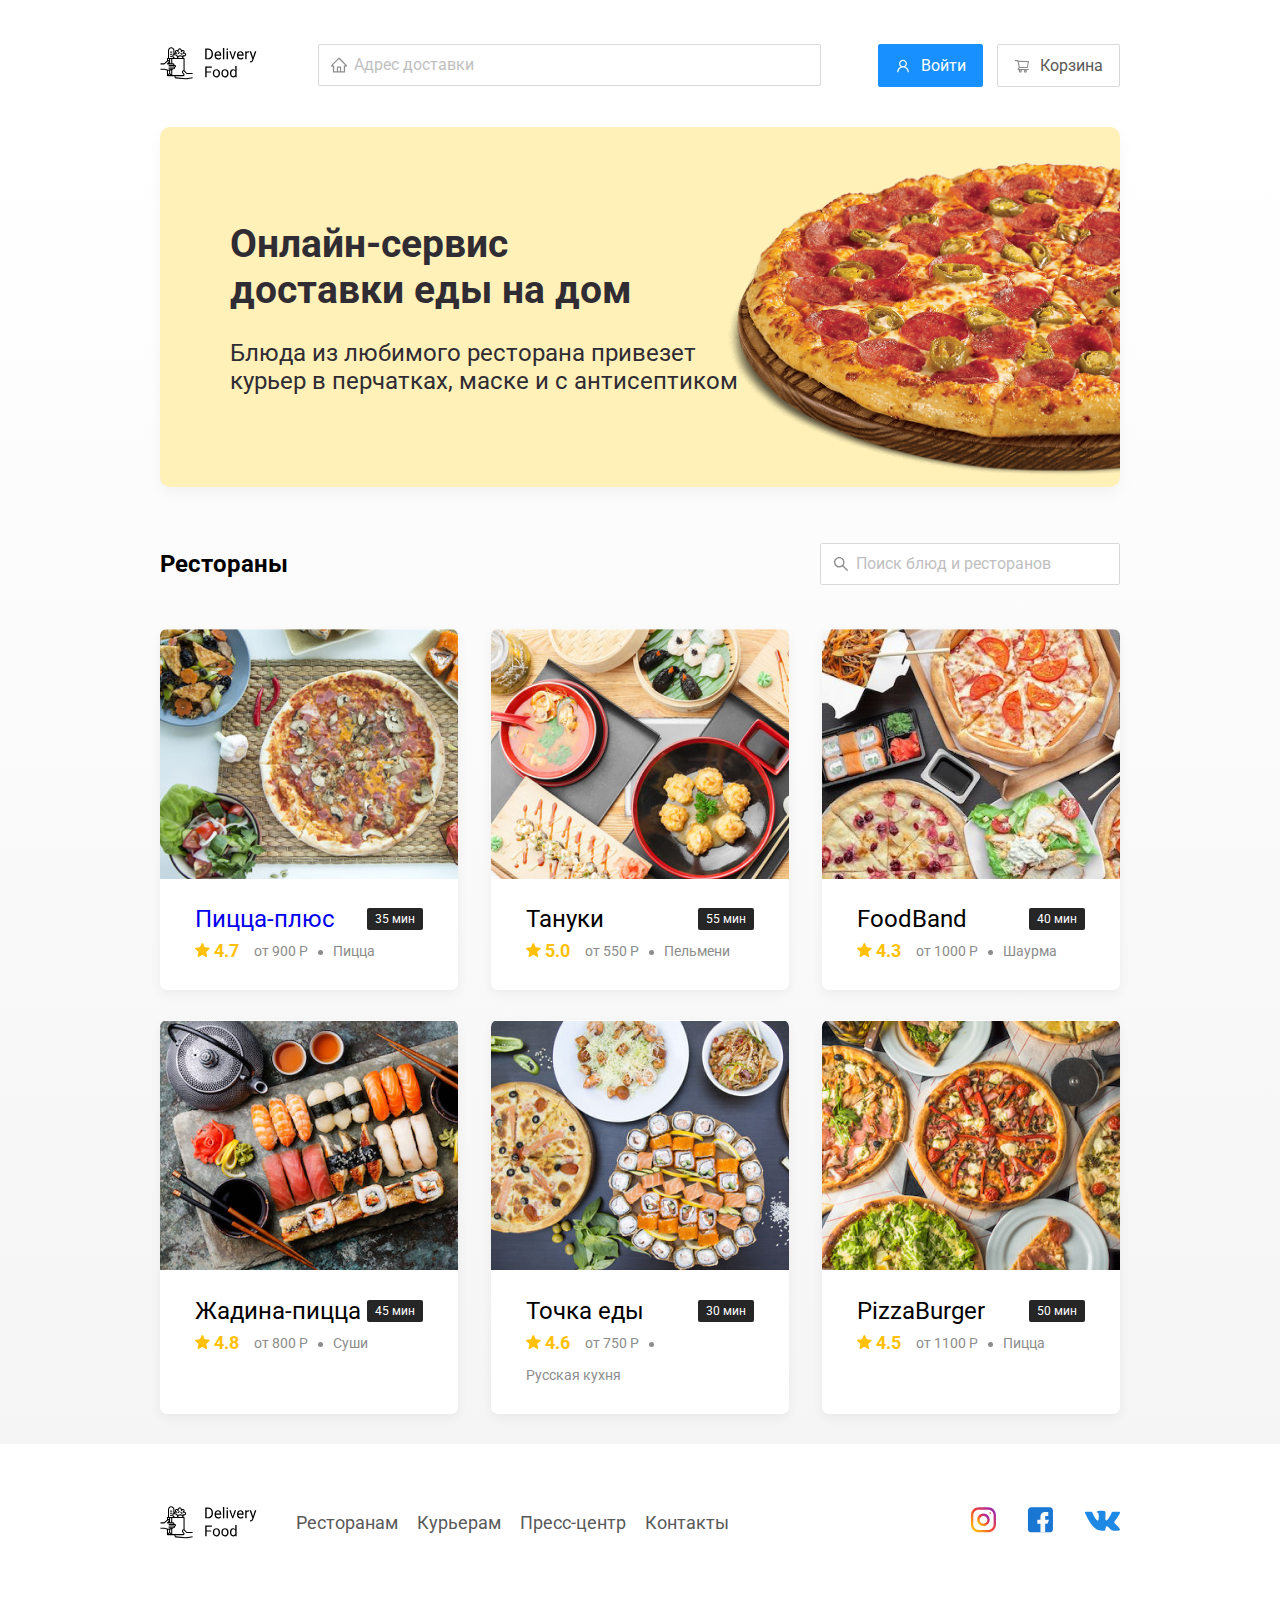
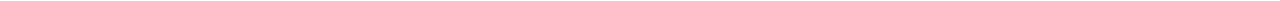
<file: index.html>
<!DOCTYPE html>
<html lang="ru">

<head>
  <meta charset="UTF-8">
  <meta name="viewport" content="width=device-width, initial-scale=1.0">
  <link rel="icon" href="images\favicon.ico" type="image/x-icon">
  <link rel="stylesheet" href="css\normalize.css">
  <link rel="stylesheet" href="css/style.css">
  <link href="https://fonts.googleapis.com/css2?family=Roboto:wght@300;400;700&display=swap" rel="stylesheet">
  <link
    rel="stylesheet"
    href="https://cdnjs.cloudflare.com/ajax/libs/animate.css/4.1.1/animate.min.css"
  />
  <title>Delivery Food - доставка еды на дом</title>
</head>

<body>
  <div class="container">
    <header class="header">
      <a href="index.html" class="logo animate__animated animate__bounce"><img src="images/logo.svg" alt="Logo" /></a>
      <input type="text" class="input input-address" placeholder="Адрес доставки">
      <div class="buttons">
        <button class="button button-primary">
          <img src="images/user.svg" alt="User" class="button-icon" />
          <span class="button-text">Войти</span>
        </button>
        <button class="button button-bag">
          <img src="images/shopping-cart.svg" alt="User" class="button-icon" />
          <span class="button-text">Корзина</span>
        </button>
      </div>
    </header>
  </div>
  <!-- Container -->

  <main class="main">
    <div class="container">
      <section class="promo">
        <h1 class="promo-title">Онлайн-сервис<br />доставки еды на дом</h1>
        <p class="promo-text">Блюда из любимого ресторана привезет курьер в перчатках, маске и с антисептиком</p>
      </section>
      <section class="restaurants">
        <div class="section-heading">
          <h2 class="section-title">Рестораны</h2>
          <input type="text" class="input input-search" placeholder="Поиск блюд и ресторанов">
        </div>
        <div class="cards">

          <a href="restaurant.html" class="card">
            <img src="images\pizza-pluse.jpg" alt="pizza-pluse" class="card-image" />
            <div class="card-text">
              <div class="card-heading">
                <h3 class="card-title">Пицца-плюс</h3>
                <span class="card-tag tag">35 мин</span>
              </div>
              <!-- /.card-heading -->
              <div class="card-info">
                <div class="rating">
                  <img src="images\star-fill.svg" alt="star-rating">
                  4.7
                </div>
                <div class="price">от 900 Р</div>
                <div class="category">Пицца</div>
              </div>
            </div>
          </a>
          <!-- /.card -->
    
          <div class="card">
            <img src="images\tanuki.jpg" alt="tanuki" class="card-image" />
            <div class="card-text">
              <div class="card-heading">
                <h3 class="card-title">Тануки</h3>
                <span class="card-tag tag">55 мин</span>
              </div>
              <!-- /.card-heading -->
              <div class="card-info">
                <div class="rating">
                  <img src="images\star-fill.svg" alt="star-rating">
                  5.0
                </div>
                <div class="price">от 550 Р</div>
                <div class="category">Пельмени</div>
              </div>
            </div>
          </div>
          <!-- /.card -->
    
          <div class="card">
            <img src="images\foodband.jpg" alt="foodband" class="card-image" />
            <div class="card-text">
              <div class="card-heading">
                <h3 class="card-title">FoodBand</h3>
                <span class="card-tag tag">40 мин</span>
              </div>
              <!-- /.card-heading -->
              <div class="card-info">
                <div class="rating">
                  <img src="images\star-fill.svg" alt="star-rating">
                  4.3
                </div>
                <div class="price">от 1000 Р</div>
                <div class="category">Шаурма</div>
              </div>
            </div>
          </div>
          <!-- /.card -->
    
          <div class="card">
            <img src="images\jadina-pizza.jpg" alt="jadina-pizza" class="card-image" />
            <div class="card-text">
              <div class="card-heading">
                <h3 class="card-title">Жадина-пицца</h3>
                <span class="card-tag tag">45 мин</span>
              </div>
              <!-- /.card-heading -->
              <div class="card-info">
                <div class="rating">
                  <img src="images\star-fill.svg" alt="star-rating">
                  4.8
                </div>
                <div class="price">от 800 Р</div>
                <div class="category">Суши</div>
              </div>
            </div>
          </div>
          <!-- /.card -->
    
          <div class="card">
            <img src="images\tochka-edi.jpg" alt="tochka-edi" class="card-image" />
            <div class="card-text">
              <div class="card-heading">
                <h3 class="card-title">Точка еды</h3>
                <span class="card-tag tag">30 мин</span>
              </div>
              <!-- /.card-heading -->
              <div class="card-info">
                <div class="rating">
                  <img src="images\star-fill.svg" alt="star-rating">
                  4.6
                </div>
                <div class="price">от 750 Р</div>
                <div class="category">Русская кухня</div>
              </div>
            </div>
          </div>
          <!-- /.card -->
    
          <div class="card">
            <img src="images\pizza-burg.jpg" alt="pizza-burg" class="card-image" />
            <div class="card-text">
              <div class="card-heading">
                <h3 class="card-title">PizzaBurger</h3>
                <span class="card-tag tag">50 мин</span>
              </div>
              <!-- /.card-heading -->
              <div class="card-info">
                <div class="rating">
                  <img src="images\star-fill.svg" alt="star-rating">
                  4.5
                </div>
                <div class="price">от 1100 Р</div>
                <div class="category">Пицца</div>
              </div>
            </div>
          </div>
          <!-- /.card -->
        </div>
        <!-- /.cards -->
      </section>
    </div>
  </main>

  <footer class="footer">
    <div class="container">
      <div class="footer-block">
        <img src="images\logo.svg" alt="Logo" class="footer-logo">
        <nav class="footer-nav">
          <a href="#" class="footer-link">Ресторанам</a>
          <a href="#" class="footer-link">Курьерам</a>
          <a href="#" class="footer-link">Пресс-центр</a>
          <a href="#" class="footer-link">Контакты</a>
        </nav>
        <div class="social-links">
          <a href="#" class="social-link"><img src="images\instagram.svg" alt="instagram"></a>
          <a href="#" class="social-link"><img src="images\facebook.svg" alt="facebook"></a>
          <a href="#" class="social-link"><img src="images\vk.svg" alt="vk"></a>
        </div>
      </div>
    </div>
  </footer>

</body>

</html>
</file>
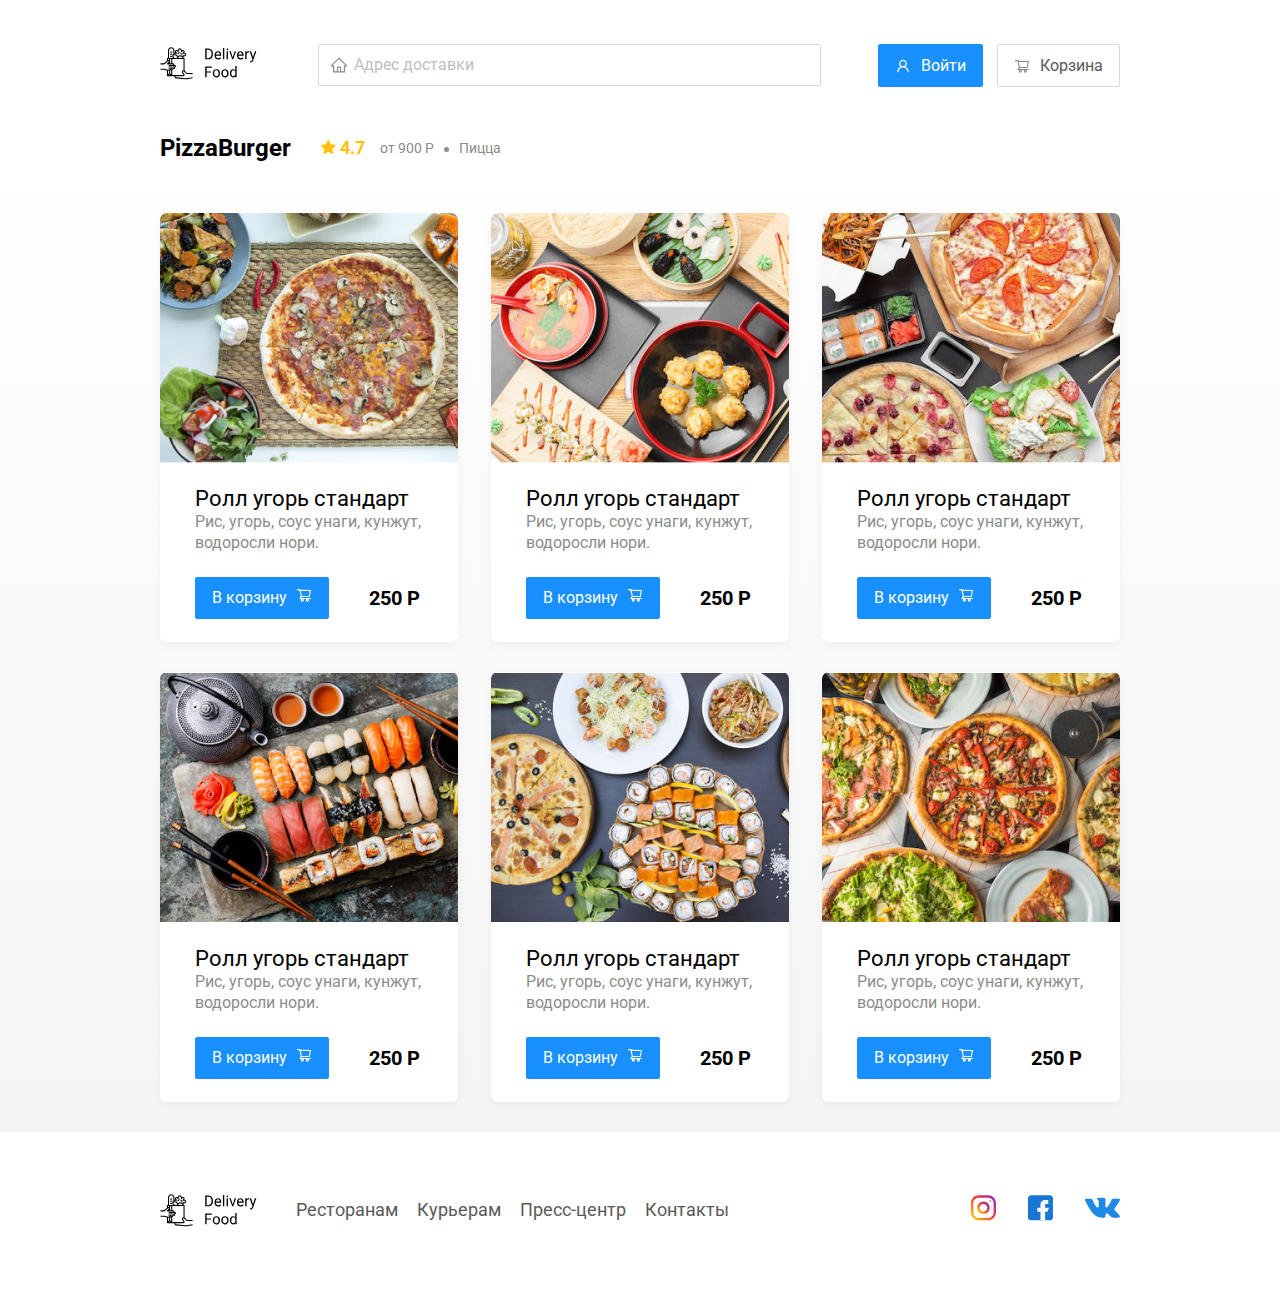
<file: restaurant.html>
<!DOCTYPE html>
<html lang="ru">

<head>
  <meta charset="UTF-8">
  <meta name="viewport" content="width=device-width, initial-scale=1.0">
  <link rel="icon" href="images\favicon.ico" type="image/x-icon">
  <link rel="stylesheet" href="css\normalize.css">
  <link rel="stylesheet" href="css/style.css">
  <link href="https://fonts.googleapis.com/css2?family=Roboto:wght@300;400;700&display=swap" rel="stylesheet">
  <link rel="stylesheet" href="css\animate.css">
  <!-- <link
    rel="stylesheet"
    href="https://cdnjs.cloudflare.com/ajax/libs/animate.css/4.1.1/animate.min.css"
  /> -->
  <script src="scripts/wow.js"></script>
  <title>PizzaBurger - доставка еды на дом</title>
</head>

<body>
  <div class="container">
    <header class="header">
      <a href="index.html" class="logo"><img src="images/logo.svg" alt="Logo" /></a>
      <input type="text" class="input input-address" placeholder="Адрес доставки">
      <div class="buttons">
        <button class="button button-primary">
          <img src="images/user.svg" alt="User" class="button-icon" />
          <span class="button-text">Войти</span>
        </button>
        <button class="button button-bag">
          <img src="images/shopping-cart.svg" alt="User" class="button-icon" />
          <span class="button-text">Корзина</span>
        </button>
      </div>
    </header>
  </div>
  <!-- Container -->

  <main class="main">
    <div class="container">
      
      <section class="restaurants">
        <div class="section-heading">
          <h2 class="section-title">PizzaBurger</h2>
          <div class="card-info">
            <div class="rating">
              <img src="images\star-fill.svg" alt="star-rating">
              4.7
            </div>
            <div class="price">от 900 Р</div>
            <div class="category">Пицца</div>
          </div>
        </div>
        <div class="cards">

          <div class="card wow animate__animated animate__fadeInUp">
            <img src="images\pizza-pluse.jpg" alt="pizza-pluse" class="card-image" />
            <div class="card-text">
              <div class="card-heading">
                <h2 class="card-title card-title-reg">Ролл угорь стандарт</h2>
              </div>
              <!-- /.card-heading -->
              <div class="card-info">
                <div class="ingredients">Рис, угорь, соус унаги, кунжут, водоросли нори.</div>
              </div>
              <div class="card-buttons">
                <button class="button button-primary">
                  <span class="button-card-text">В корзину</span>
                  <img src="images/shopping-cart-white.svg" alt="shopping-cart" class="card-button-image">
                </button>
                <strong class="card-price-bold">
                  250 Р
                </strong>
              </div>
            </div>
          </div>
          <!-- /.card -->
    
          <div class="card wow animate__animated animate__fadeInUp">
            <img src="images\tanuki.jpg" alt="tanuki" class="card-image" />
            <div class="card-text">
              <div class="card-heading">
                <h2 class="card-title card-title-reg">Ролл угорь стандарт</h2>
              </div>
              <!-- /.card-heading -->
              <div class="card-info">
                <div class="ingredients">Рис, угорь, соус унаги, кунжут, водоросли нори.</div>
              </div>
              <div class="card-buttons">
                <button class="button button-primary">
                  <span class="button-card-text">В корзину</span>
                  <img src="images/shopping-cart-white.svg" alt="shopping-cart" class="card-button-image">
                </button>
                <strong class="card-price-bold">
                  250 Р
                </strong>
              </div>
            </div>
          </div>
          <!-- /.card -->
    
          <div class="card wow animate__animated animate__fadeInUp">
            <img src="images\foodband.jpg" alt="foodband" class="card-image" />
            <div class="card-text">
              <div class="card-heading">
                <h2 class="card-title card-title-reg">Ролл угорь стандарт</h2>
              </div>
              <!-- /.card-heading -->
              <div class="card-info">
                <div class="ingredients">Рис, угорь, соус унаги, кунжут, водоросли нори.</div>
              </div>
              <div class="card-buttons">
                <button class="button button-primary">
                  <span class="button-card-text">В корзину</span>
                  <img src="images/shopping-cart-white.svg" alt="shopping-cart" class="card-button-image">
                </button>
                <strong class="card-price-bold">
                  250 Р
                </strong>
              </div>
            </div>
          </div>
          <!-- /.card -->
    
          <div class="card wow animate__animated animate__fadeInUp" data-wow-delay="0.2s">
            <img src="images\jadina-pizza.jpg" alt="jadina-pizza" class="card-image" />
            <div class="card-text">
              <div class="card-heading">
                <h2 class="card-title card-title-reg">Ролл угорь стандарт</h2>
              </div>
              <!-- /.card-heading -->
              <div class="card-info">
                <div class="ingredients">Рис, угорь, соус унаги, кунжут, водоросли нори.</div>
              </div>
              <div class="card-buttons">
                <button class="button button-primary">
                  <span class="button-card-text">В корзину</span>
                  <img src="images/shopping-cart-white.svg" alt="shopping-cart" class="card-button-image">
                </button>
                <strong class="card-price-bold">
                  250 Р
                </strong>
              </div>
            </div>
          </div>
          <!-- /.card -->
    
          <div class="card wow animate__animated animate__fadeInUp" data-wow-delay="0.2s">
            <img src="images\tochka-edi.jpg" alt="tochka-edi" class="card-image" />
            <div class="card-text">
              <div class="card-heading">
                <h2 class="card-title card-title-reg">Ролл угорь стандарт</h2>
              </div>
              <!-- /.card-heading -->
              <div class="card-info">
                <div class="ingredients">Рис, угорь, соус унаги, кунжут, водоросли нори.</div>
              </div>
              <div class="card-buttons">
                <button class="button button-primary">
                  <span class="button-card-text">В корзину</span>
                  <img src="images/shopping-cart-white.svg" alt="shopping-cart" class="card-button-image">
                </button>
                <strong class="card-price-bold">
                  250 Р
                </strong>
              </div>
            </div>
          </div>
          <!-- /.card -->
    
          <div class="card wow animate__animated animate__fadeInUp" data-wow-delay="0.2s">
            <img src="images\pizza-burg.jpg" alt="pizza-burg" class="card-image" />
            <div class="card-text">
              <div class="card-heading">
                <h2 class="card-title card-title-reg">Ролл угорь стандарт</h2>
              </div>
              <!-- /.card-heading -->
              <div class="card-info">
                <div class="ingredients">Рис, угорь, соус унаги, кунжут, водоросли нори.</div>
              </div>
              <div class="card-buttons">
                <button class="button button-primary">
                  <span class="button-card-text">В корзину</span>
                  <img src="images/shopping-cart-white.svg" alt="shopping-cart" class="card-button-image">
                </button>
                <strong class="card-price-bold">
                  250 Р
                </strong>
              </div>
            </div>
          </div>
          <!-- /.card -->
        </div>
        <!-- /.cards -->
      </section>
    </div>
  </main>

  <footer class="footer">
    <div class="container">
      <div class="footer-block">
        <img src="images\logo.svg" alt="Logo" class="footer-logo">
        <nav class="footer-nav">
          <a href="#" class="footer-link">Ресторанам</a>
          <a href="#" class="footer-link">Курьерам</a>
          <a href="#" class="footer-link">Пресс-центр</a>
          <a href="#" class="footer-link">Контакты</a>
        </nav>
        <div class="social-links">
          <a href="#" class="social-link"><img src="images\instagram.svg" alt="instagram"></a>
          <a href="#" class="social-link"><img src="images\facebook.svg" alt="facebook"></a>
          <a href="#" class="social-link"><img src="images\vk.svg" alt="vk"></a>
        </div>
      </div>
    </div>
  </footer>

  <!-- Модальное окно корзины -->
  <!-- Подложка-затемнение -->
  <div class="modal">
    <!-- Окно диалога (белый прямоугольник) -->
    <div class="modal-dialog">
      <!-- Шапка модального окна (заголовок и кнопка "Закрыть") -->
      <div class="modal-header">
        <h3 class="modal-title">Корзина</h3>
        <button class="close">&times;</button>
      </div>
      <div class="modal-body">
        <div class="food-row">
          <span class="food-name">Ролл угорь стандарт</span>
          <strong class="food-price">250 Р</strong>
          <div class="food-counter">
            <button class="counter-button">-</button>
            <span class="counter">1</span>
            <button class="counter-button">+</button>
          </div>
        </div>
        <div class="food-row">
          <span class="food-name">Ролл угорь стандарт</span>
          <strong class="food-price">250 Р</strong>
          <div class="food-counter">
            <button class="counter-button">-</button>
            <span class="counter">1</span>
            <button class="counter-button">+</button>
          </div>
        </div>
        <div class="food-row">
          <span class="food-name">Ролл угорь стандарт</span>
          <strong class="food-price">250 Р</strong>
          <div class="food-counter">
            <button class="counter-button">-</button>
            <span class="counter">1</span>
            <button class="counter-button">+</button>
          </div>
        </div>
        <div class="food-row">
          <span class="food-name">Ролл угорь стандарт</span>
          <strong class="food-price">250 Р</strong>
          <div class="food-counter">
            <button class="counter-button">-</button>
            <span class="counter">1</span>
            <button class="counter-button">+</button>
          </div>
        </div>
        <div class="food-row">
          <span class="food-name">Ролл угорь стандарт</span>
          <strong class="food-price">250 Р</strong>
          <div class="food-counter">
            <button class="counter-button">-</button>
            <span class="counter">1</span>
            <button class="counter-button">+</button>
          </div>
        </div>
      </div>
      <div class="modal-footer">
        <span class="modal-price-tag">1250 Р</span>
        <div class="footer-buttons">
          <button class="button button-primary">Оформить заказ</button>
          <button class="button consal">Отмена</button>
        </div>
      </div>
    </div>


  </div>
  
  <script src="scripts/main.js"></script>
  
  
  <!-- new WOW().init(); -->
</body>

</html>
</file>
<file: css/style.css>
* {
  box-sizing: border-box;
}

body {
  font-family: "Roboto", sans-serif;
  padding-top: 44px;
}

.container {
  max-width: 1200px;
  margin: auto;
}

.header {
  display: flex;
  align-items: center;
  justify-content: space-between;
  margin-bottom: 40px;
}

.input {
  background: #FFFFFF;
  border: 1px solid #D9D9D9;
  border-radius: 2px;
  font-size: 16px;
  font-style: normal;
  font-weight: normal;
  line-height: 24px;
  padding: 8px;
  padding-left: 35px;
  background-repeat: no-repeat;
  background-position: left 11px center;
}

.input::placeholder {
  color: #bfbfbf;
}

.input-address {
  flex: 0.8;
  background-image: url(../images/home.svg);   
}

.button {
  padding: 8px 16px;
  background-color: #FFFFFF;
  border: 1px solid #D9D9D9;
  box-sizing: border-box;
  box-shadow: 0px 0px 2px rgba(0, 0, 0, 0.0015);
  border-radius: 2px;
  color: #595959;
  font-size: 16px;
  line-height: 24px;
  cursor: pointer;
}

.button:hover {
  box-shadow: 0px 4px 12px rgba(0, 0, 0, 0.15);
}

.button-primary {
  background-color: #1890FF;
  border: 1px solid #1890FF;
  color: #ffffff;
  margin-right: 10px;
}

.button-primary:hover {
  background-color: #3b9ffd;
}

.button-icon {
  margin-right: 6px;
  vertical-align: middle;
}

.button-text {
  vertical-align: middle;
}

.button-card-text {
  margin-right: 5px;
}

.promo {
  box-shadow: 0px 7px 12px rgba(158, 158, 163, 0.1);
  background: #FFF1B8 url(../images/pizza.png) no-repeat top 0px right -150px / 820px;
  border-radius: 10px;
  padding: 68px 70px;
  margin-bottom: 56px;
}

.promo-title {
  font-style: normal;
  font-weight: bold;
  font-size: 39px;
  line-height: 46px;
  color: #302C34;
}

.promo-text {
  max-width: 538px;
  font-style: normal;
  font-weight: normal;
  font-size: 24px;
  line-height: 28px;
  color: #302C34;
}

.main {
  background: linear-gradient(180deg, rgba(245, 245, 245, 0) 1.04%, #F5F5F5 100%);
}

.section-heading {
  display: flex;
  align-items: center;
  margin-bottom: 44px;
}

.section-title {
  font-style: normal;
  font-weight: 700;
  font-style: 36px;
  line-height: 42px;
  color: #000000;
  margin: 0;
  margin-right: 30px;
}

.input-search {
  width: 300px;
  background-image: url(../images/search.svg);
  margin-left: auto;
}

.cards {
  display: flex;
  flex-wrap: wrap;
  justify-content: space-between;
}

.card {
  flex-basis: 31%;
  background: #FFFFFF;
  box-shadow: 0px 4px 12px rgba(0, 0, 0, 0.05);
  border-radius: 7px;
  overflow: hidden;
  margin-bottom: 30px;
  cursor: pointer;
  text-decoration: none;
}



.card:hover {
  box-shadow: 0px 4px 12px rgba(0, 0, 0, 0.2);
}

.card-image {
  width: 384px;
  height: 250px;
  object-fit: cover;
}

.card-text {
  padding: 20px 35px 23px;
}

.card-heading {
  display: flex;
  align-items: center;
  justify-content: space-between;
}

.card-title {
  margin: 0;
  font-style: normal;
  font-weight: normal;
  font-size: 24px;
  line-height: 32px;
}

.card-title-reg {
  font-weight: 400;
  line-height: 24px;
  font-size: 22px;
}

.card-tag {
  font-style: normal;
  font-weight: normal;
  font-size: 12px;
  line-height: 20px;
  color: #ffffff;
  background: #262626;
  border-radius: 2px;
  padding: 1px 8px;
}

.card-info {
  display: flex;
  align-items: center;
  flex-wrap: wrap;
}

.card-price-bold {
  font-weight: bold;
  font-size: 20px;
  line-height: 32px;
  margin-left: 30px;
}

.card-buttons {
  display: flex;
  align-items: center;
  margin-top: 24px;
}

.rating {
  margin-right: 26px;
  color: #ffc107;
  font-weight: bold;
  font-size: 18px;
  line-height: 32px;
}

.price, .category {
  color: #8c8c8c;
  font-weight: normal;
  font-size: 18px;
  line-height: 32px;
}

.category {
  text-overflow: ellipsis;
  overflow: hidden;
  white-space: nowrap;
  max-width: 150px;
}

.ingredients {
  color: #8c8c8c;
  font-size: 16px;
  line-height: 21px;
}

.price {
  margin-right: 10px;
}

.price::after {
  content: "";
  width: 5px;
  height: 5px;
  background-color: #8c8c8c;
  display: inline-block;
  vertical-align: middle;
  border-radius: 50%;
  margin-left: 10px;
}

.footer {
  padding: 60px 0;
}

.footer-block {
  display: flex;
  align-items: center;
  justify-content: space-between;
}

.social-links {
  display: flex;
  align-items: center;
}

.social-link:not(:last-child) {
  margin-right: 31px;
}

.footer-nav {
  margin-left: 35px;
  margin-right: auto;
}

.footer-link {
  display: inline-block;
  color: #595959;
  font-style: normal;
  font-weight: normal;
  font-size: 18px;
  line-height: 21px;
  text-decoration: none;
}

.footer-link:not(:last-child) {
  margin-right: 15px;
}

/* Модальное окно */
.modal {
  
  position: fixed;
  left: 0;
  top: 0;
  width: 100%;
  height: 100%;
  background: rgba(0, 0, 0, 0.4);
  /* display: flex; */ /* (1) Для выравнивания мод.окна по центру */
  display: none;
}

.is-open {
  display: flex;
}

.modal-dialog {
  max-width: 780px;
  width: 95%;
  background: #FFFFFF;
  border-radius: 5px;
  margin: auto; /* (1) Для выравнивания мод.окна по центру */
  padding: 40px 45px;
}

.modal-header {
  display: flex;
  align-items: center;
  justify-content: space-between;
  margin-bottom: 45px;
}

.modal-title {
  margin: 0;
  font-weight: bold;
  font-size: 36px;
  line-height: 42px;
}

.close {
  font-size: 36px;
  border: none;
  background-color: transparent;
}

.modal-body {
  margin-bottom: 52px;
}

.food-row {
  display: flex;
  align-items: flex-start;
  justify-content: space-between;
  padding-bottom: 8px;
  border-bottom: 1px solid #d9d9d9;
  margin-bottom: 15px;
}

.food-name {
  font-weight: normal;
  font-size: 18px;
  line-height: 32px;
}

.food-price {
  margin-left: auto;
  margin-right: 47px;
  font-weight: bold;
  font-size: 20px;
  line-height: 20px;
}

.food-counter {
  display: flex;
  align-items: center;
}

.counter-button {
  display: flex;
  align-items: center;
  justify-content: center;
  width: 39px;
  height: 32px;
  background: #FFFFFF;
  border: 1px solid #40A9FF;
  border-radius: 2px;
  color: #40A9FF;
  font-weight: normal;
  font-size: 14px;
  line-height: 22px;
}

.counter {
  font-size: 16px;
  line-height: 24px;
  margin-left: 10px;
  margin-right: 10px;
}

.modal-footer {
  display: flex;
  align-items: center;
  justify-content: space-between;
}

.footer-buttons {
  display: flex;
  align-items: center;
}

.modal-price-tag {
  background-color: #262626;
  border-radius: 5px;
  color: #ffffff;
  padding: 15px 20px;
}



@media (max-width: 1366px) { /* Ноутбук */
  .container {
    max-width: 960px;
  }

  .promo {
    background-size: 750px;
    background-position: top 0 right -300px;
  }

  .rating {
    margin-right: 15px;
  }

  .category, .price {
    font-size: 14px;
  }
  
}

@media (max-width: 992px) {
  .container {
    max-width: 750px;
  }

  .promo {
    padding: 50px;
    background-size: 870px;
    background-position: top -25px right -490px;
  }

  .promo-text {
    font-size: 18px;
    max-width: 400px;
  }

  .card {
    flex-basis: 49%;
  }

  .footer-link {
    font-size: 16px;
  }
}

@media (max-width: 768px) {
  .container {
    max-width: 590px;
  }

  .promo {
    padding: 40px;
    background-size: 570px;
    background-position: top -35px right -320px;
  }

  .promo-title {
    font-size: 24px;
    line-height: 1.4;
  }

  .promo-text {
    margin-top: 0;
  }

  .card-info {
    flex-wrap: wrap;
  }

  .card .rating {
    flex-basis: 100%;
  }

  .card-title {
    font-size: 18px;
  }
}

@media (max-width: 590px) {
  .container {
    width: 90%;
  }

  .header {
    flex-wrap: wrap;
  }

  .input-address {
    margin-top: 15px;
    order: 5;
    flex-basis: 100%;
  }

  .promo {
    background-image: none;
  }

  .promo-title {
    margin-bottom: 10px;
  }

  .tion-title {
    font-size: 20px;
  }

  .card {
    flex-basis: 100%;
  }

  .card-image {
    width: 100%;
  }

  .footer {
    padding: 30px 0;
  }

  .footer-block {
    align-items: start;
  }

  .footer-nav {
    margin-left: 0;
    margin-right: 0;
    order: 0;
    display: flex;
    flex-direction: column;
  }

  .footer-logo {
    order: 1;
    margin-right: 15px;
  }

  .social-links {
    order: 2;
  }
}

@media (max-width: 480px) {

  .button-text {
    display: none;
  }

  .button-icon {
    margin: 0;
  }

  .promo {
    padding: 20px;
  }

  .section-heading {
    flex-wrap: wrap;
  }

  .footer-block {
    flex-wrap: wrap;
    flex-direction: column;
    align-items: center;
    padding-bottom: 20px;
  }

  .footer-logo {
    order: 0;
    margin-bottom: 20px;
  }

  .footer-nav {
    margin-bottom: 20px;
    margin-right: 0;
    text-align: center;
  }

  .footer-nav:not(:last-child) {
    margin-right: 0;
  }

  .footer-link:not(:last-child) {
    margin-right: 0; 
  }

}
</file>
